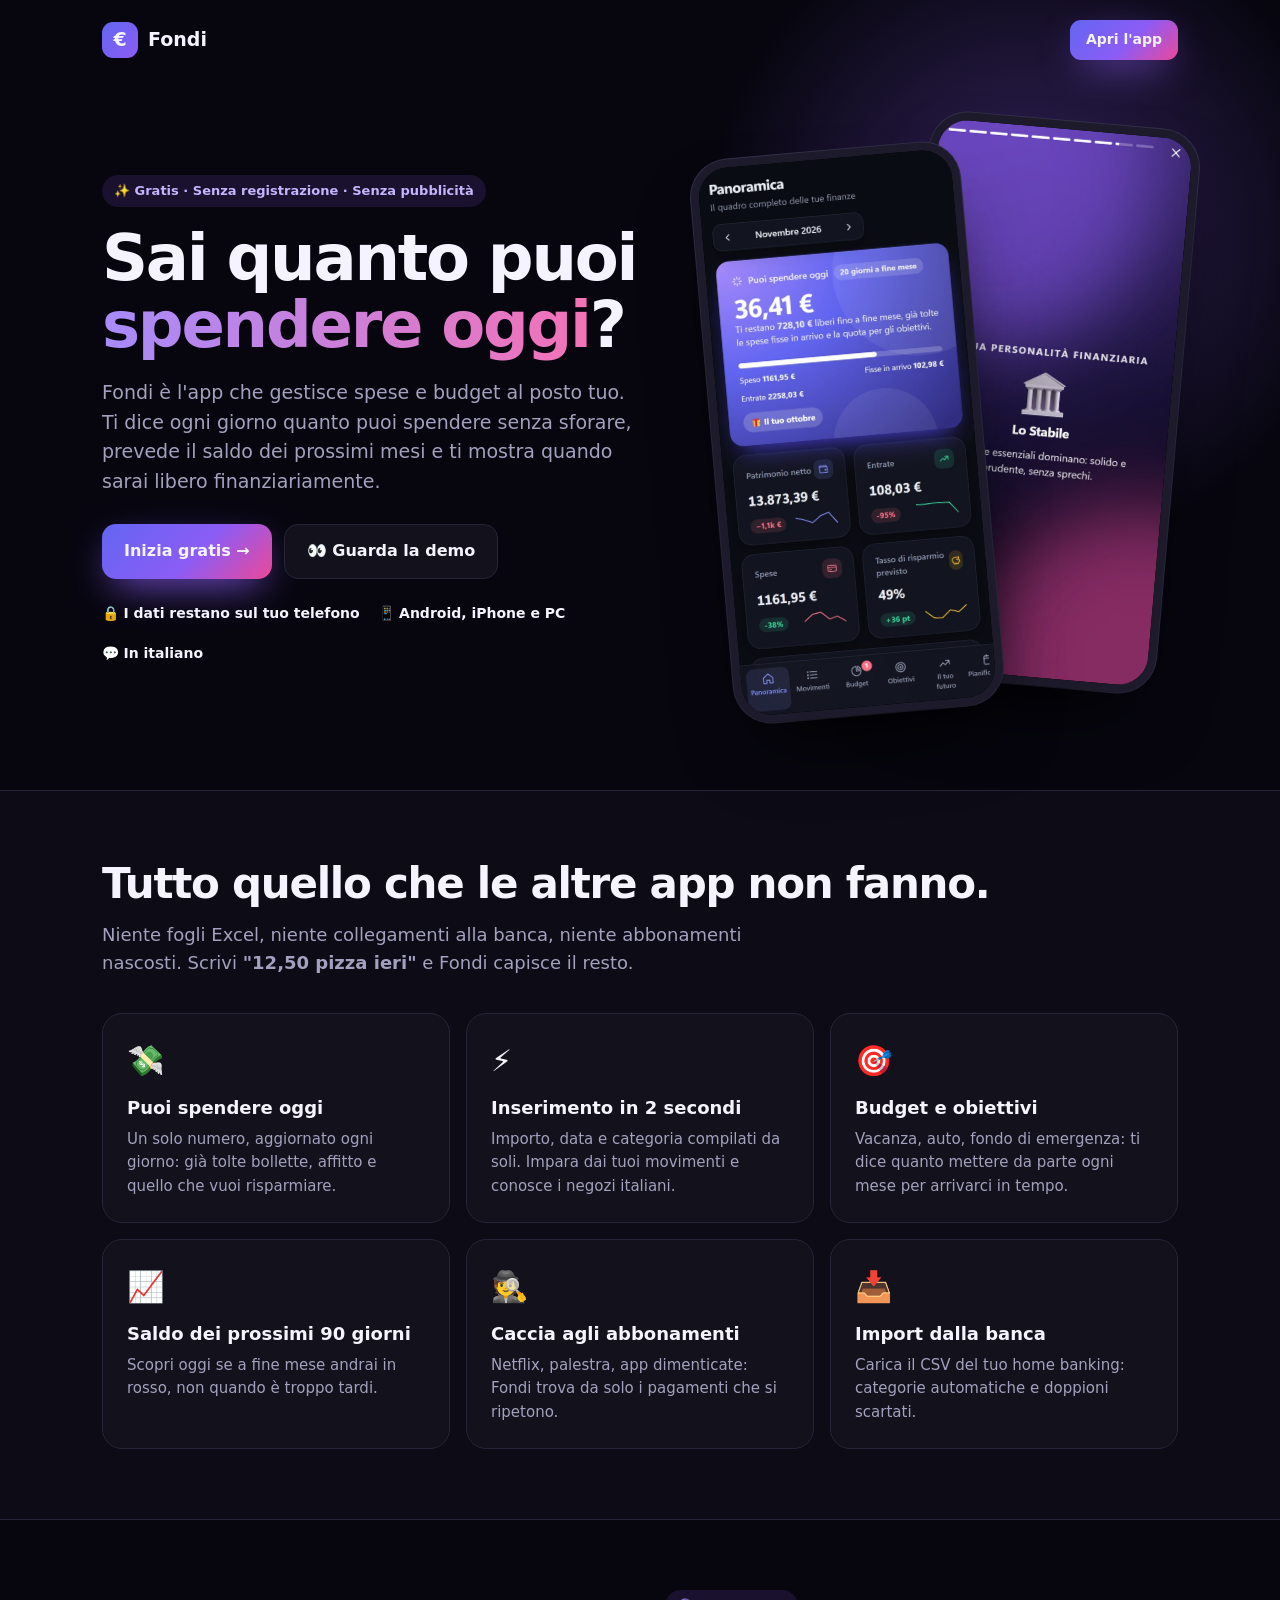
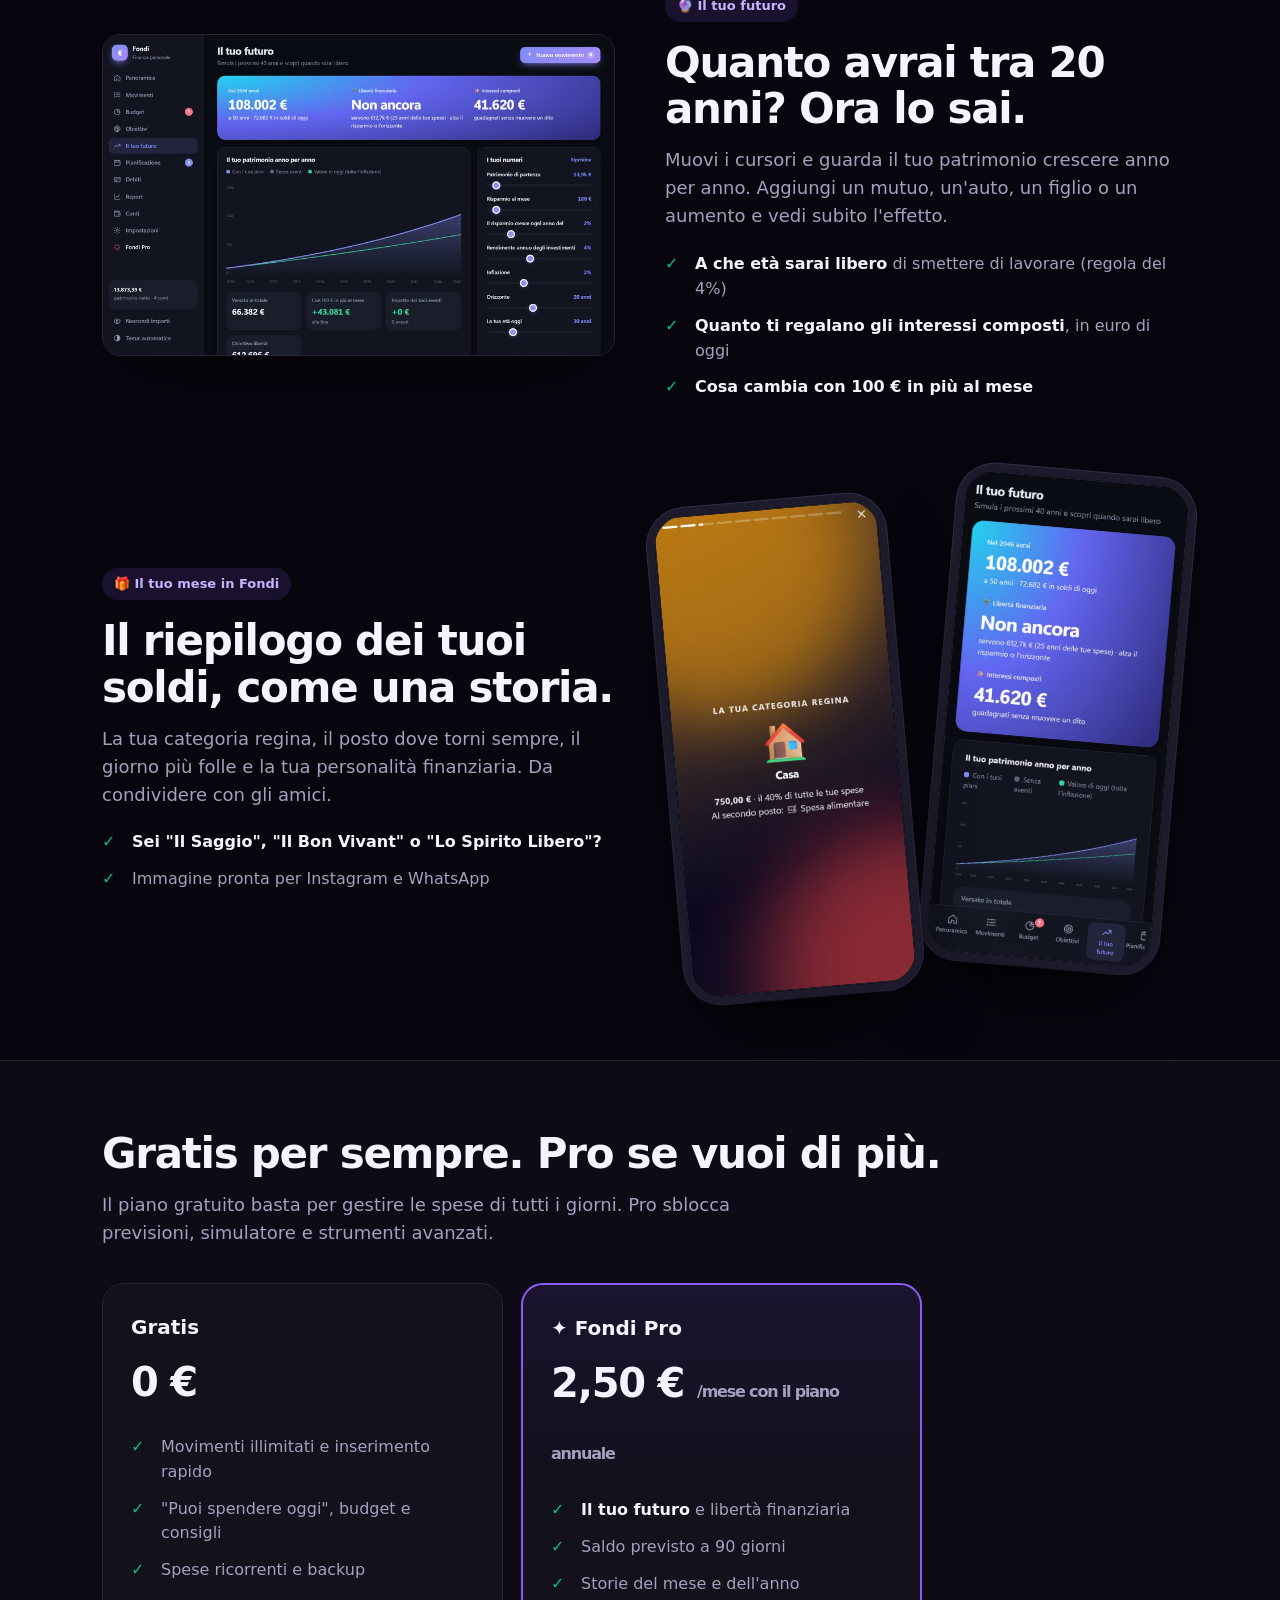
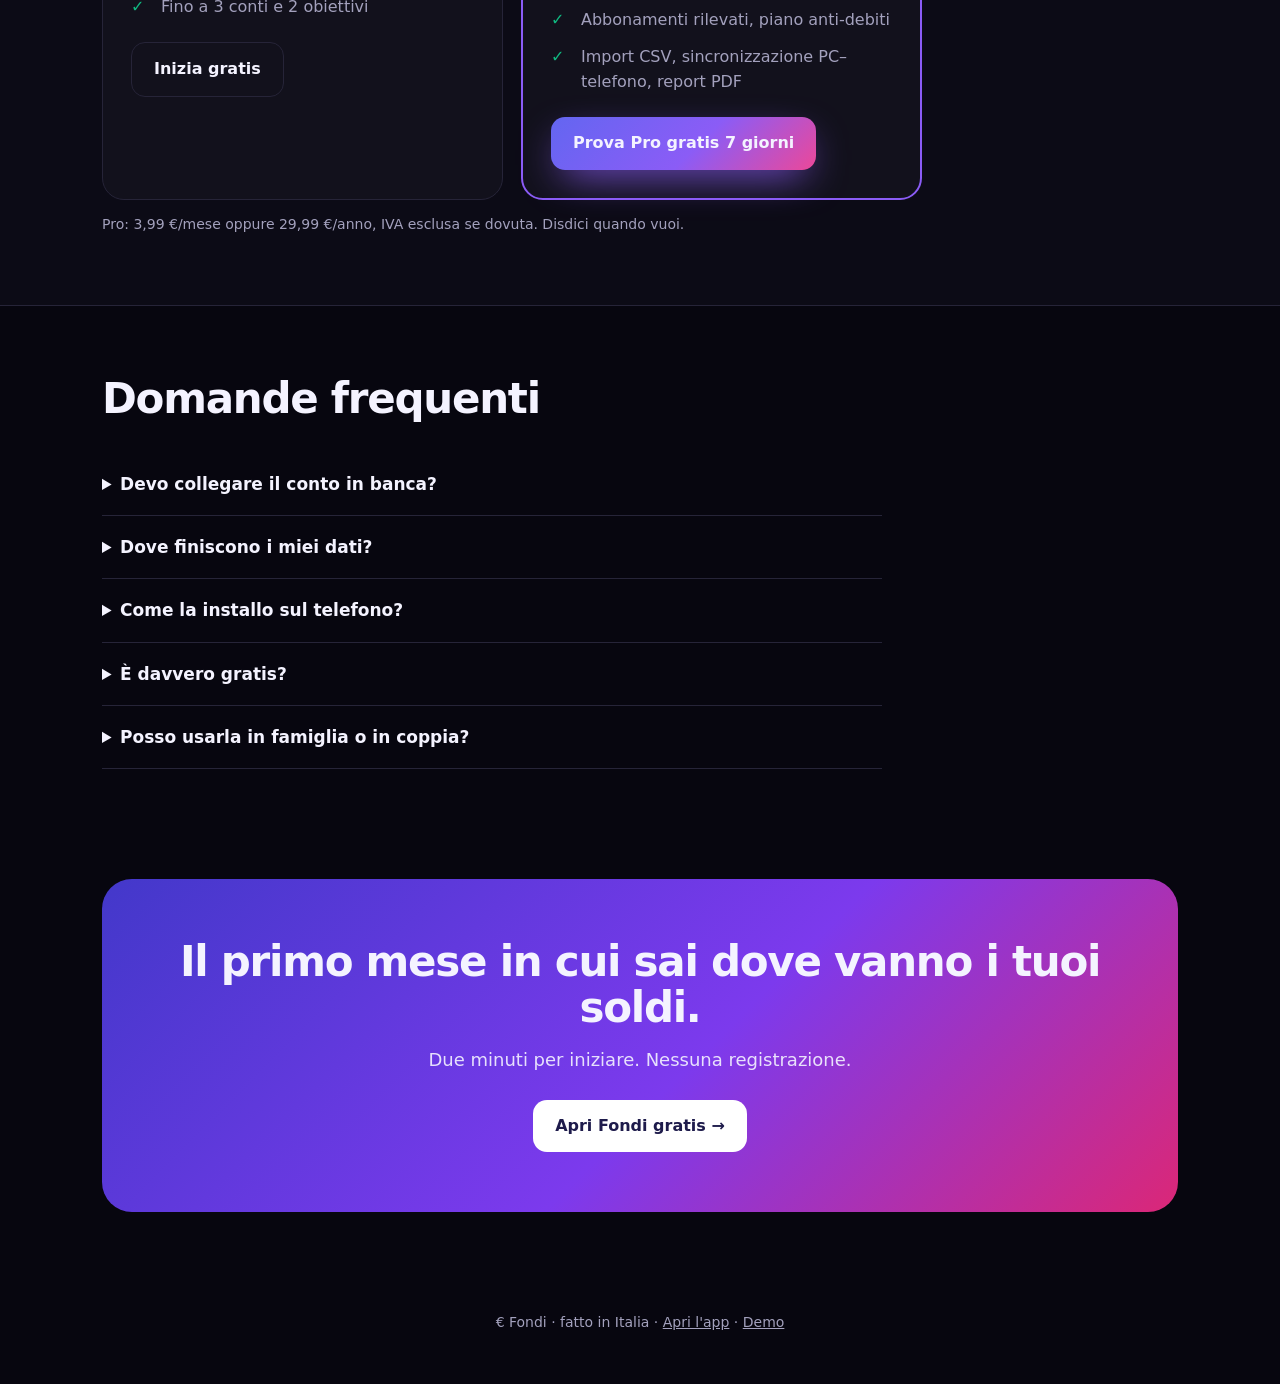
<file: scopri.html>
<!DOCTYPE html>
<html lang="it">
<head>
<meta charset="UTF-8">
<meta name="viewport" content="width=device-width, initial-scale=1.0">
<title>Fondi · L'app gratis per gestire spese, budget e risparmi</title>
<meta name="description" content="Fondi è l'app italiana gratuita per gestire spese e budget: ti dice quanto puoi spendere oggi, prevede il saldo, simula il tuo futuro finanziario. Senza registrazione, senza pubblicità, i dati restano sul tuo telefono.">
<meta name="keywords" content="app gestione spese, app budget gratis, gestire le spese, risparmiare soldi, budget familiare, app finanze personali, app risparmio">
<link rel="canonical" href="https://francescoraiola11-ux.github.io/fondi/scopri.html">
<meta name="theme-color" content="#6366f1">
<meta property="og:type" content="website">
<meta property="og:locale" content="it_IT">
<meta property="og:title" content="Fondi · Sai quanto puoi spendere oggi?">
<meta property="og:description" content="L'app gratuita che gestisce spese e budget al posto tuo. Senza registrazione, senza pubblicità.">
<meta property="og:url" content="https://francescoraiola11-ux.github.io/fondi/scopri.html">
<meta property="og:image" content="https://francescoraiola11-ux.github.io/fondi/promo/og.jpg">
<meta property="og:image:width" content="1200"><meta property="og:image:height" content="630">
<meta name="twitter:card" content="summary_large_image">
<meta name="twitter:image" content="https://francescoraiola11-ux.github.io/fondi/promo/og.jpg">
<link rel="icon" href="icons/icon-192.png">
<link rel="apple-touch-icon" href="icons/apple-touch-icon.png">
<script type="application/ld+json">
{"@context":"https://schema.org","@type":"SoftwareApplication","name":"Fondi","applicationCategory":"FinanceApplication","operatingSystem":"Android, iOS, Windows, macOS","inLanguage":"it","url":"https://francescoraiola11-ux.github.io/fondi/","offers":[{"@type":"Offer","price":"0","priceCurrency":"EUR","name":"Gratis"},{"@type":"Offer","price":"3.99","priceCurrency":"EUR","name":"Fondi Pro mensile"}]}
</script>
<style>
*{box-sizing:border-box;margin:0}
:root{--bg:#07060f;--card:#12111c;--line:#262438;--text:#f4f3ff;--muted:#a3a1bd;--acc:#8b5cf6;--acc2:#6366f1;--pink:#ec4899;--ok:#10b981}
html{scroll-behavior:smooth}
body{font-family:"Segoe UI",system-ui,-apple-system,Roboto,sans-serif;background:var(--bg);color:var(--text);line-height:1.55;overflow-x:hidden}
a{color:inherit}
.wrap{max-width:1120px;margin:0 auto;padding:0 22px}
nav{display:flex;justify-content:space-between;align-items:center;padding:20px 0}
.logo{display:flex;gap:10px;align-items:center;font-weight:800;font-size:19px;text-decoration:none}
.logo i{width:36px;height:36px;border-radius:11px;background:linear-gradient(135deg,var(--acc2),var(--acc));display:grid;place-items:center;font-style:normal}
.btn{display:inline-flex;align-items:center;gap:8px;padding:14px 22px;border-radius:14px;font-weight:700;text-decoration:none;border:1px solid var(--line);background:var(--card);transition:transform .2s,box-shadow .2s}
.btn:hover{transform:translateY(-2px)}
.btn.p{border:0;background:linear-gradient(135deg,var(--acc2),var(--acc) 55%,var(--pink));box-shadow:0 14px 40px -12px var(--acc)}
.btn.sm{padding:9px 16px;border-radius:11px;font-size:14px}
.hero{display:grid;grid-template-columns:1.1fr .9fr;gap:40px;align-items:center;padding:40px 0 70px;position:relative}
.hero::before{content:"";position:absolute;width:700px;height:700px;right:-200px;top:-200px;background:radial-gradient(circle,#8b5cf655,transparent 65%);z-index:-1}
.tag{display:inline-block;padding:6px 12px;border-radius:99px;background:#8b5cf622;color:#c4b5fd;font-weight:700;font-size:13px;margin-bottom:18px}
h1{font-size:clamp(38px,6vw,64px);line-height:1.04;letter-spacing:-.035em;font-weight:900}
h1 span{background:linear-gradient(90deg,#a78bfa,#f472b6);-webkit-background-clip:text;background-clip:text;color:transparent}
.lead{font-size:19px;color:var(--muted);margin:20px 0 28px;max-width:540px}
.cta{display:flex;gap:12px;flex-wrap:wrap}
.trust{display:flex;gap:18px;flex-wrap:wrap;margin-top:24px;color:var(--muted);font-size:14px}
.trust b{color:var(--text)}
.phones{position:relative;height:600px}
.phone{position:absolute;width:270px;border-radius:38px;border:8px solid #1d1b2b;box-shadow:0 40px 80px -30px #000,0 0 0 1px #33304a;overflow:hidden;background:#000}
.phone img{display:block;width:100%;height:auto}
.phone.a{left:0;top:30px;transform:rotate(-5deg);z-index:2}
.phone.b{right:0;top:0;transform:rotate(5deg)}
section{padding:70px 0}
h2{font-size:clamp(28px,4vw,42px);letter-spacing:-.03em;line-height:1.1;margin-bottom:14px}
.sub{color:var(--muted);font-size:18px;max-width:640px}
.grid{display:grid;grid-template-columns:repeat(3,1fr);gap:16px;margin-top:36px}
.f{background:var(--card);border:1px solid var(--line);border-radius:20px;padding:24px}
.f .e{font-size:30px}
.f b{display:block;font-size:18px;margin:10px 0 6px}
.f p{color:var(--muted);font-size:15px}
.split{display:grid;grid-template-columns:1fr 1fr;gap:50px;align-items:center}
.split img{width:100%;height:auto;border-radius:18px;border:1px solid var(--line);box-shadow:0 30px 60px -30px #000}
.list{list-style:none;padding:0;margin-top:22px;display:grid;gap:12px}
.list li{padding-left:30px;position:relative;color:var(--muted)}
.list li::before{content:"✓";position:absolute;left:0;color:var(--ok);font-weight:900}
.list b{color:var(--text)}
.price{display:grid;grid-template-columns:1fr 1fr;gap:18px;margin-top:36px;max-width:820px}
.plan{background:var(--card);border:1px solid var(--line);border-radius:22px;padding:28px}
.plan.pro{border:2px solid var(--acc);background:linear-gradient(180deg,#8b5cf61c,var(--card) 40%)}
.plan h3{font-size:20px}
.plan .v{font-size:40px;font-weight:900;letter-spacing:-.03em;margin:8px 0}
.plan .v small{font-size:16px;color:var(--muted);font-weight:600}
.faq{max-width:780px;margin-top:30px}
details{border-bottom:1px solid var(--line);padding:18px 0}
summary{cursor:pointer;font-weight:700;font-size:17px}
details p{color:var(--muted);margin-top:10px}
.final{text-align:center;background:linear-gradient(135deg,#4338ca,#7c3aed 55%,#db2777);border-radius:30px;padding:60px 24px;margin:40px 0 70px}
.final p{opacity:.9;font-size:18px;margin:12px 0 26px}
.final .btn{background:#fff;color:#1e1b4b;border:0}
footer{color:var(--muted);font-size:14px;padding:30px 0 50px;text-align:center}
@media (max-width:860px){
  .hero,.split{grid-template-columns:1fr}
  .phones{height:480px;max-width:420px;margin:0 auto;width:100%}
  .phone{width:210px}
  .grid{grid-template-columns:1fr}
  .price{grid-template-columns:1fr}
  .split .txt{order:-1}
}
</style>
</head>
<body>
<div class="wrap">
  <nav><a class="logo" href="./scopri.html"><i>€</i>Fondi</a><a class="btn sm p" href="./?utm_source=scopri">Apri l'app</a></nav>

  <header class="hero">
    <div>
      <span class="tag">✨ Gratis · Senza registrazione · Senza pubblicità</span>
      <h1>Sai quanto puoi <span>spendere oggi</span>?</h1>
      <p class="lead">Fondi è l'app che gestisce spese e budget al posto tuo. Ti dice ogni giorno quanto puoi spendere senza sforare, prevede il saldo dei prossimi mesi e ti mostra quando sarai libero finanziariamente.</p>
      <div class="cta"><a class="btn p" href="./?utm_source=scopri">Inizia gratis →</a><a class="btn" href="./?demo&utm_source=scopri">👀 Guarda la demo</a></div>
      <div class="trust"><span>🔒 <b>I dati restano sul tuo telefono</b></span><span>📱 <b>Android, iPhone e PC</b></span><span>💬 <b>In italiano</b></span></div>
    </div>
    <div class="phones">
      <div class="phone a"><img src="promo/m-panoramica.jpg" alt="Fondi: quanto puoi spendere oggi" width="600" height="1298"></div>
      <div class="phone b"><img src="promo/m-storia-personalita.jpg" alt="Il tuo mese in Fondi: la tua personalità finanziaria" width="600" height="1298" loading="lazy"></div>
    </div>
  </header>
</div>

<section style="background:#0c0b16;border-block:1px solid var(--line)">
  <div class="wrap">
    <h2>Tutto quello che le altre app non fanno.</h2>
    <p class="sub">Niente fogli Excel, niente collegamenti alla banca, niente abbonamenti nascosti. Scrivi <b>"12,50 pizza ieri"</b> e Fondi capisce il resto.</p>
    <div class="grid">
      <div class="f"><span class="e">💸</span><b>Puoi spendere oggi</b><p>Un solo numero, aggiornato ogni giorno: già tolte bollette, affitto e quello che vuoi risparmiare.</p></div>
      <div class="f"><span class="e">⚡</span><b>Inserimento in 2 secondi</b><p>Importo, data e categoria compilati da soli. Impara dai tuoi movimenti e conosce i negozi italiani.</p></div>
      <div class="f"><span class="e">🎯</span><b>Budget e obiettivi</b><p>Vacanza, auto, fondo di emergenza: ti dice quanto mettere da parte ogni mese per arrivarci in tempo.</p></div>
      <div class="f"><span class="e">📈</span><b>Saldo dei prossimi 90 giorni</b><p>Scopri oggi se a fine mese andrai in rosso, non quando è troppo tardi.</p></div>
      <div class="f"><span class="e">🕵️</span><b>Caccia agli abbonamenti</b><p>Netflix, palestra, app dimenticate: Fondi trova da solo i pagamenti che si ripetono.</p></div>
      <div class="f"><span class="e">📥</span><b>Import dalla banca</b><p>Carica il CSV del tuo home banking: categorie automatiche e doppioni scartati.</p></div>
    </div>
  </div>
</section>

<section>
  <div class="wrap split">
    <img src="promo/d-futuro.jpg" alt="Simulatore Il tuo futuro di Fondi" width="900" height="562" loading="lazy">
    <div class="txt">
      <span class="tag">🔮 Il tuo futuro</span>
      <h2>Quanto avrai tra 20 anni? Ora lo sai.</h2>
      <p class="sub">Muovi i cursori e guarda il tuo patrimonio crescere anno per anno. Aggiungi un mutuo, un'auto, un figlio o un aumento e vedi subito l'effetto.</p>
      <ul class="list">
        <li><b>A che età sarai libero</b> di smettere di lavorare (regola del 4%)</li>
        <li><b>Quanto ti regalano gli interessi composti</b>, in euro di oggi</li>
        <li><b>Cosa cambia con 100 € in più al mese</b></li>
      </ul>
    </div>
  </div>
</section>

<section style="padding-top:0">
  <div class="wrap split">
    <div class="txt">
      <span class="tag">🎁 Il tuo mese in Fondi</span>
      <h2>Il riepilogo dei tuoi soldi, come una storia.</h2>
      <p class="sub">La tua categoria regina, il posto dove torni sempre, il giorno più folle e la tua personalità finanziaria. Da condividere con gli amici.</p>
      <ul class="list"><li><b>Sei "Il Saggio", "Il Bon Vivant" o "Lo Spirito Libero"?</b></li><li>Immagine pronta per Instagram e WhatsApp</li></ul>
    </div>
    <div class="phones" style="height:520px">
      <div class="phone a" style="width:240px"><img src="promo/m-storia-regina.jpg" alt="Storia: la tua categoria regina" width="600" height="1298" loading="lazy"></div>
      <div class="phone b" style="width:240px"><img src="promo/m-futuro.jpg" alt="Il tuo futuro su telefono" width="600" height="1298" loading="lazy"></div>
    </div>
  </div>
</section>

<section style="background:#0c0b16;border-block:1px solid var(--line)">
  <div class="wrap">
    <h2>Gratis per sempre. Pro se vuoi di più.</h2>
    <p class="sub">Il piano gratuito basta per gestire le spese di tutti i giorni. Pro sblocca previsioni, simulatore e strumenti avanzati.</p>
    <div class="price">
      <div class="plan"><h3>Gratis</h3><div class="v">0 €</div><ul class="list"><li>Movimenti illimitati e inserimento rapido</li><li>"Puoi spendere oggi", budget e consigli</li><li>Spese ricorrenti e backup</li><li>Fino a 3 conti e 2 obiettivi</li></ul><a class="btn" style="margin-top:22px" href="./?utm_source=scopri">Inizia gratis</a></div>
      <div class="plan pro"><h3>✦ Fondi Pro</h3><div class="v">2,50 € <small>/mese con il piano annuale</small></div><ul class="list"><li><b>Il tuo futuro</b> e libertà finanziaria</li><li>Saldo previsto a 90 giorni</li><li>Storie del mese e dell'anno</li><li>Abbonamenti rilevati, piano anti-debiti</li><li>Import CSV, sincronizzazione PC–telefono, report PDF</li></ul><a class="btn p" style="margin-top:22px" href="./#pro">Prova Pro gratis 7 giorni</a></div>
    </div>
    <p class="sub" style="font-size:14px;margin-top:14px">Pro: 3,99 €/mese oppure 29,99 €/anno, IVA esclusa se dovuta. Disdici quando vuoi.</p>
  </div>
</section>

<section>
  <div class="wrap">
    <h2>Domande frequenti</h2>
    <div class="faq">
      <details><summary>Devo collegare il conto in banca?</summary><p>No. Inserisci le spese a mano in pochi secondi o carica il file CSV del tuo home banking. Fondi non chiede mai le credenziali della banca.</p></details>
      <details><summary>Dove finiscono i miei dati?</summary><p>Restano sul tuo dispositivo. Non c'è un account e non c'è un server che li raccoglie. Se attivi la sincronizzazione Pro, i dati viaggiano cifrati con una password che conosci solo tu.</p></details>
      <details><summary>Come la installo sul telefono?</summary><p>Apri Fondi dal telefono. Su Android: Chrome → menu ⋮ → "Installa app". Su iPhone: Safari → Condividi → "Aggiungi alla schermata Home". Funziona anche offline.</p></details>
      <details><summary>È davvero gratis?</summary><p>Sì, il piano gratuito non scade e non ha pubblicità. Fondi Pro è facoltativo e ha 7 giorni di prova senza carta.</p></details>
      <details><summary>Posso usarla in famiglia o in coppia?</summary><p>Sì: con Pro sincronizzi più dispositivi con la stessa password e vedete gli stessi conti.</p></details>
    </div>
  </div>
</section>

<div class="wrap">
  <div class="final">
    <h2>Il primo mese in cui sai dove vanno i tuoi soldi.</h2>
    <p>Due minuti per iniziare. Nessuna registrazione.</p>
    <a class="btn" href="./?utm_source=scopri">Apri Fondi gratis →</a>
  </div>
  <footer>€ Fondi · fatto in Italia · <a href="./">Apri l'app</a> · <a href="./?demo">Demo</a></footer>
</div>
</body>
</html>
</file>
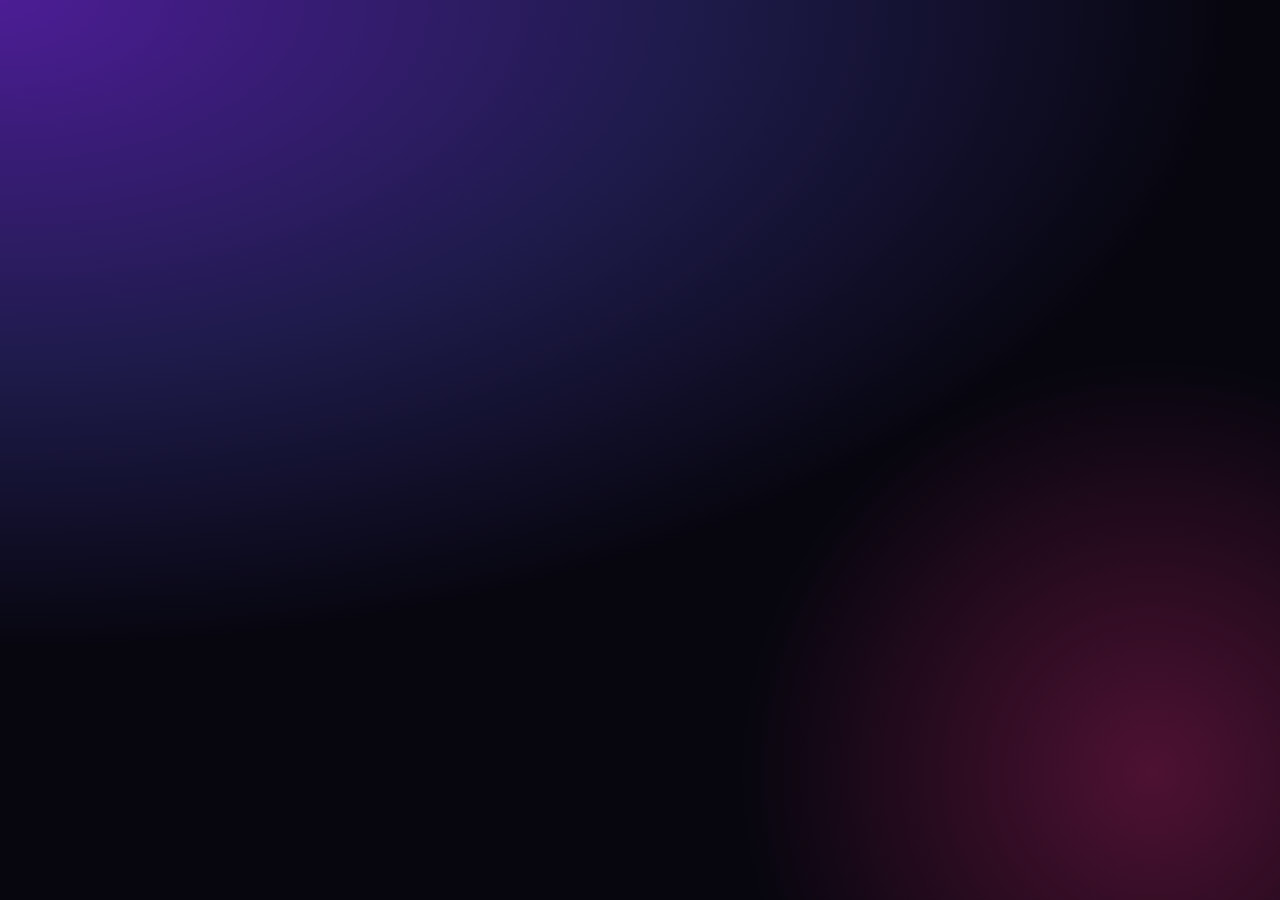
<file: promo/kit.html>
<!DOCTYPE html>
<html lang="it"><head><meta charset="UTF-8"><title>kit</title>
<style>
*{box-sizing:border-box;margin:0}
body{font-family:"Segoe UI",system-ui,sans-serif;color:#fff;background:#07060f;overflow:hidden}
.c{position:relative;width:100vw;height:100vh;overflow:hidden;background:radial-gradient(120% 90% at 0% 0%,#4c1d95 0%,#1e1b4b 45%,#07060f 80%)}
.c::after{content:"";position:absolute;width:70vmax;height:70vmax;right:-25vmax;bottom:-25vmax;border-radius:50%;background:radial-gradient(circle,#db277755,transparent 65%)}
.logo{display:flex;gap:.5em;align-items:center;font-weight:800}
.logo i{width:1.7em;height:1.7em;border-radius:.5em;background:linear-gradient(135deg,#6366f1,#8b5cf6);display:grid;place-items:center;font-style:normal}
h1{font-weight:900;letter-spacing:-.035em;line-height:1.02}
h1 span{background:linear-gradient(90deg,#c4b5fd,#f9a8d4);-webkit-background-clip:text;background-clip:text;color:transparent}
.phone{position:absolute;border-radius:6%/3%;border:.5vw solid #26233a;box-shadow:0 3vw 6vw -2vw #000;overflow:hidden;z-index:2}
.phone img{display:block;width:100%}
.pill{display:inline-block;padding:.35em .8em;border-radius:99px;background:#ffffff1f;font-weight:700}
.url{font-weight:700;opacity:.85}
.z{position:absolute;inset:0;z-index:3}
</style></head><body>
<div class="c" id="c"></div>
<script>
const f = new URLSearchParams(location.search).get("f"), c = document.getElementById("c");
const T = {
og: `<div class="z" style="position:absolute;left:70px;top:70px;width:640px">
  <div class="logo" style="font-size:30px"><i>€</i>Fondi</div>
  <h1 style="font-size:76px;margin-top:40px">Sai quanto puoi <span>spendere oggi</span>?</h1>
  <p style="font-size:28px;opacity:.85;margin-top:24px">L'app gratuita per spese, budget e risparmi.<br>Senza registrazione. Senza pubblicità.</p></div>
  <div class="phone" style="width:300px;right:90px;top:60px;transform:rotate(4deg)"><img src="m-panoramica.jpg"></div>`,
p1: `<div class="z" style="padding:90px 80px">
  <div class="logo" style="font-size:38px"><i>€</i>Fondi</div>
  <h1 style="font-size:76px;margin-top:50px;width:540px">L'app che ti dice <span>quanto puoi spendere oggi</span></h1>
  <p style="font-size:32px;opacity:.85;margin-top:32px;width:500px">Gratis. Niente banca da collegare. I dati restano sul tuo telefono.</p>
  <p class="url" style="font-size:30px;position:absolute;bottom:80px">🔗 link in bio</p></div>
  <div class="phone" style="width:400px;right:60px;top:170px;transform:rotate(5deg)"><img src="m-panoramica.jpg"></div>`,
p2: `<div class="z" style="padding:90px 80px">
  <span class="pill" style="font-size:30px">🔮 Il tuo futuro</span>
  <h1 style="font-size:80px;margin-top:40px;width:540px">Quanto avrai tra <span>20 anni</span>?</h1>
  <p style="font-size:32px;opacity:.85;margin-top:32px;width:480px">Aggiungi mutuo, auto, figli. Scopri a che età potrai smettere di lavorare.</p>
  <div class="logo" style="font-size:34px;position:absolute;bottom:80px"><i>€</i>Fondi</div></div>
  <div class="phone" style="width:400px;right:60px;top:150px;transform:rotate(-4deg)"><img src="m-futuro.jpg"></div>`,
s1: `<div class="z" style="padding:150px 90px;text-align:center">
  <div class="logo" style="font-size:44px;justify-content:center"><i>€</i>Fondi</div>
  <h1 style="font-size:112px;margin-top:70px">Ogni mese<br>ti chiedi dove<br><span>sono finiti i soldi?</span></h1></div>
  <div class="phone" style="width:560px;left:260px;top:880px;transform:rotate(-3deg)"><img src="m-panoramica.jpg"></div>`,
s2: `<div class="z" style="padding:150px 90px;text-align:center">
  <span class="pill" style="font-size:40px">🎁 Il tuo mese in Fondi</span>
  <h1 style="font-size:104px;margin-top:60px">Che tipo di<br><span>spendaccione</span><br>sei?</h1></div>
  <div class="phone" style="width:540px;left:270px;top:900px;transform:rotate(3deg)"><img src="m-storia-personalita.jpg"></div>`,
};
c.innerHTML = T[f] || "";
</script></body></html>
</file>
